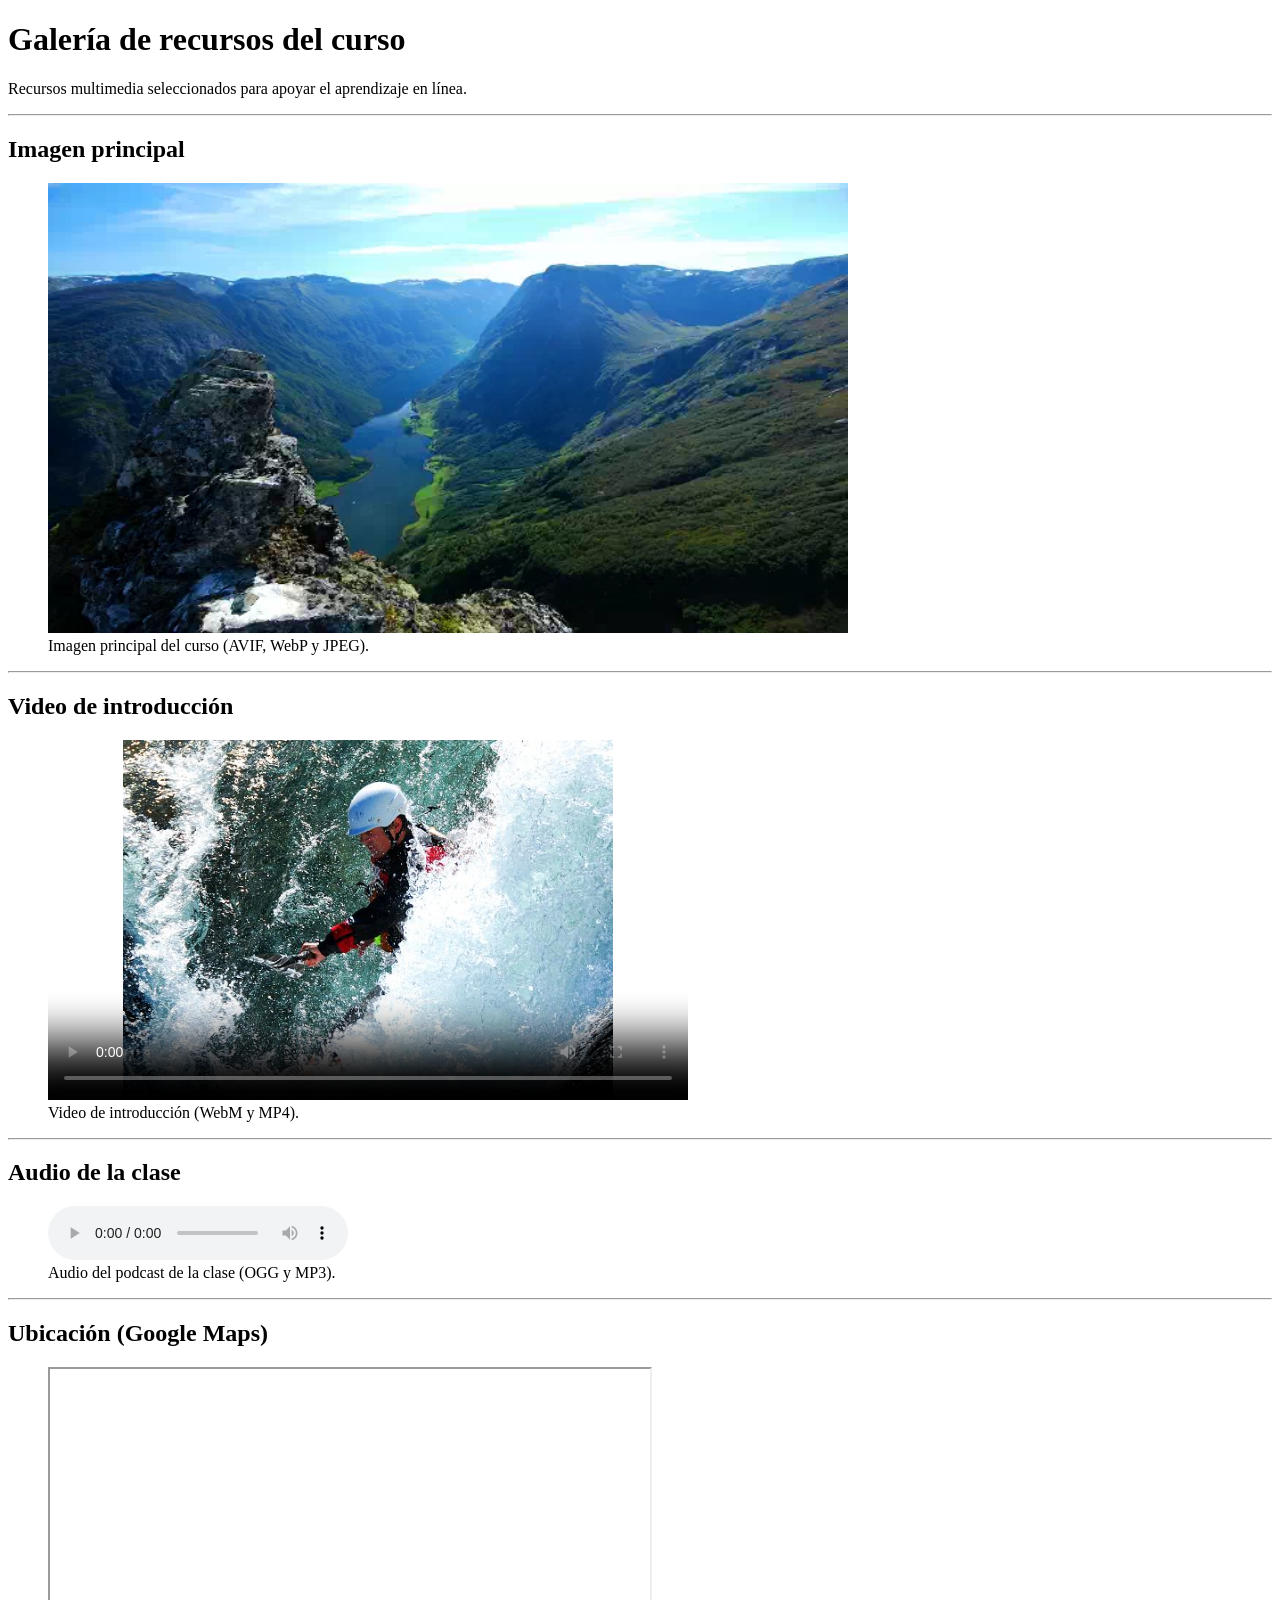
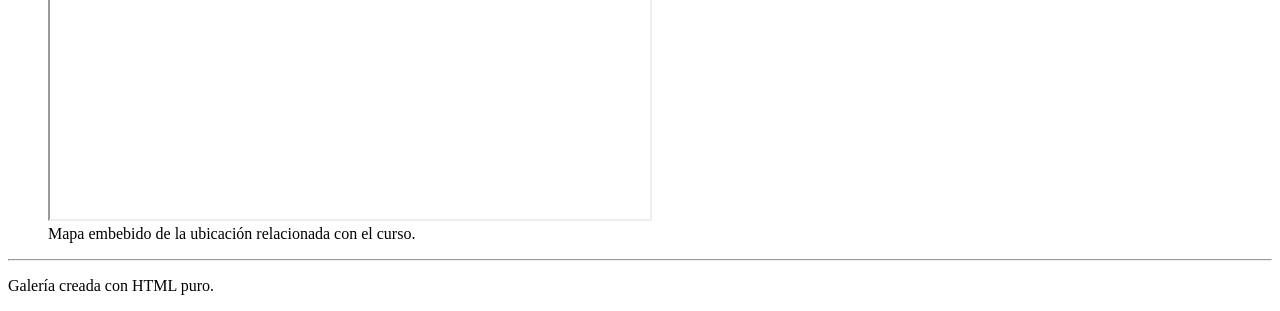
<file: Ejercicios/Clase05/Actividad03/index.html>
<!DOCTYPE html>
<html lang="es">
<head>
  <meta charset="UTF-8">
  <title>Galería de recursos del curso</title>
</head>
<body>
  <header>
    <h1>Galería de recursos del curso</h1>
    <p>Recursos multimedia seleccionados para apoyar el aprendizaje en línea.</p>
  </header>

  <hr>

  <main>
    <section>
      <h2>Imagen principal</h2>
      <figure>
        <picture>
          <source srcset="imagenes/curso-principal.webp" type="image/webp">
          <img src="imagenes/curso-principal.jpg" alt="Imagen principal del curso: portada con estudiantes y materiales educativos" title="Portada del curso - Recursos y materiales educativos" width="800" height="450">
        </picture>
        <figcaption>Imagen principal del curso (AVIF, WebP y JPEG).</figcaption>
      </figure>
    </section>

    <hr>

    <section>
      <h2>Video de introducción</h2>
      <figure>
        <video controls poster="imagenes/poster-video.jpg" width="640" height="360" title="Video de introducción al curso">
          <source src="https://interactive-examples.mdn.mozilla.net/media/cc0-videos/flower.webm" type="video/webm">
          <source src="https://interactive-examples.mdn.mozilla.net/media/cc0-videos/flower.mp4" type="video/mp4">
          Su navegador no puede reproducir este video. Descargue el archivo para verlo.
        </video>
        <figcaption>Video de introducción (WebM y MP4).</figcaption>
      </figure>
    </section>

    <hr>

    <section>
      <h2>Audio de la clase</h2>
      <figure>
        <audio controls preload="metadata" title="Podcast de la clase">
          <source src="https://upload.wikimedia.org/wikipedia/commons/c/c8/Example.ogg" type="audio/ogg">
          <source src="https://interactive-examples.mdn.mozilla.net/media/examples/t-rex-roar.mp3" type="audio/mpeg">
          Su navegador no puede reproducir este audio. Descargue el archivo para escucharlo.
        </audio>
        <figcaption>Audio del podcast de la clase (OGG y MP3).</figcaption>
      </figure>
    </section>

    <hr>

    <section>
      <h2>Ubicación (Google Maps)</h2>
      <figure>
        <iframe src="https://www.google.com/maps/embed?pb=!1m18!1m12!1m3!1d3153.019260789634!2d-122.08424968468118!3d37.421999779825135!2m3!1f0!2f0!3f0!3m2!1i1024!2i768!4f13.1!3m3!1m2!1s0x808fb0b5c8b4b4d1%3A0x2b2b8b0c0f4c4d1f!2sGoogleplex!5e0!3m2!1ses-419!2sus!4v1610000000000!5m2!1ses-419!2sus" width="600" height="450" title="Mapa del campus y sede del curso" loading="lazy" referrerpolicy="no-referrer-when-downgrade" allowfullscreen sandbox="allow-scripts allow-same-origin allow-popups allow-popups-to-escape-sandbox"></iframe>
        <figcaption>Mapa embebido de la ubicación relacionada con el curso.</figcaption>
      </figure>
    </section>

  </main>

  <hr>

  <footer>
    <p>Galería creada con HTML puro.</p>
  </footer>

</body>
</html>
</file>
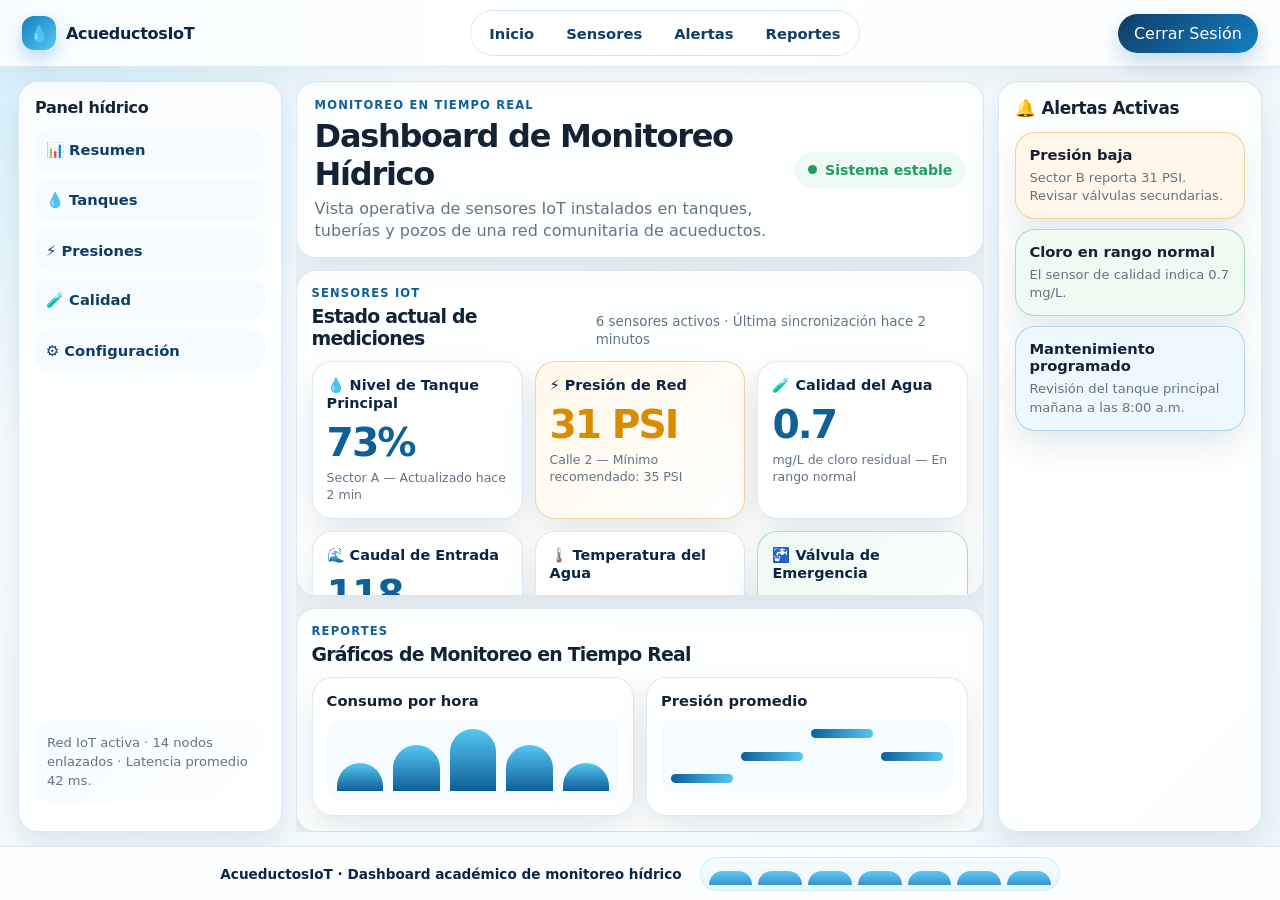
<file: Ejercicios/Clase07/Laboratorio/index.html>
<!DOCTYPE html>
<html lang="es">
<head>
  <meta charset="UTF-8">
  <meta name="viewport" content="width=device-width, initial-scale=1.0">
  <title>Dashboard de Monitoreo Hídrico | AcueductosIoT</title>
  <link rel="stylesheet" href="./styles.css">
  <style>
    /*
      Estilos embebidos de respaldo.
      Así el HTML conserva el diseño incluso si se abre directamente desde un ZIP
      o desde una ruta temporal donde el navegador no encuentre styles.css.
    */
    :root {
      --blue-900: #0b2545;
      --blue-800: #0f3d68;
      --blue-700: #0f5f99;
      --blue-600: #147ec1;
      --blue-100: #e8f6ff;
      --blue-050: #f5fbff;
      --aqua: #55c7f3;
      --green: #1f9d63;
      --yellow: #d98c00;
      --red: #ca4a38;
      --ink: #132235;
      --muted: #647386;
      --line: #d9e7f1;
      --card: #ffffff;
      --surface: #eef7fc;
      --shadow: 0 14px 34px rgba(9, 38, 73, 0.10);
      --radius-lg: 20px;
      --radius-md: 16px;
      --header-height: 64px;
      --footer-height: 54px;
    }

    * {
      box-sizing: border-box;
    }

    html {
      scroll-behavior: smooth;
    }

    body {
      min-height: 100vh;
      margin: 0;
      display: flex;
      flex-direction: column;
      overflow-x: hidden;
      font-family: Inter, ui-sans-serif, system-ui, -apple-system, BlinkMacSystemFont, "Segoe UI", sans-serif;
      color: var(--ink);
      background:
        radial-gradient(circle at top left, rgba(85, 199, 243, 0.24), transparent 28rem),
        linear-gradient(135deg, #f9fdff 0%, var(--surface) 100%);
    }

    a {
      color: inherit;
      text-decoration: none;
    }

    button,
    a {
      font: inherit;
    }

    .site-header {
      flex: 0 0 auto;
      min-height: var(--header-height);
      display: flex;
      align-items: center;
      background: rgba(255, 255, 255, 0.82);
      border-bottom: 1px solid rgba(217, 231, 241, 0.9);
      box-shadow: 0 10px 30px rgba(9, 38, 73, 0.06);
      backdrop-filter: blur(18px);
    }

    /*
      Ejercicio 1 — Navbar con Flexbox.
      justify-content: space-between reparte los tres bloques principales del nav:
      logo a la izquierda, enlaces al centro y botón al extremo derecho.
      align-items: center centra esos bloques verticalmente sobre el eje cruzado.
    */
    .navbar {
      width: min(1280px, 100%);
      min-height: var(--header-height);
      margin: 0 auto;
      padding: 10px 22px;
      display: flex;
      justify-content: space-between;
      align-items: center;
      gap: 18px;
    }

    .nav-logo {
      display: flex;
      align-items: center;
      gap: 10px;
      min-width: 190px;
      color: var(--blue-900);
      font-weight: 800;
      letter-spacing: -0.02em;
    }

    .logo-mark {
      width: 34px;
      height: 34px;
      display: flex;
      align-items: center;
      justify-content: center;
      border-radius: 12px;
      color: #ffffff;
      background: linear-gradient(135deg, var(--blue-600), var(--aqua));
      box-shadow: 0 8px 18px rgba(20, 126, 193, 0.28);
    }

    .nav-links {
      display: flex;
      align-items: center;
      justify-content: center;
      gap: 6px;
      margin: 0;
      padding: 5px;
      list-style: none;
      border: 1px solid var(--line);
      border-radius: 999px;
      background: rgba(255, 255, 255, 0.7);
    }

    .nav-links a {
      display: flex;
      align-items: center;
      min-height: 34px;
      padding: 7px 13px;
      border-radius: 999px;
      color: var(--blue-800);
      font-size: 0.92rem;
      font-weight: 700;
      transition: background 180ms ease, color 180ms ease, transform 180ms ease;
    }

    .nav-links a:hover,
    .nav-links a:focus-visible {
      color: #ffffff;
      background: var(--blue-700);
      transform: translateY(-1px);
    }

    .btn-logout {
      min-width: 130px;
      border: 0;
      border-radius: 999px;
      padding: 10px 16px;
      color: #ffffff;
      background: linear-gradient(135deg, var(--blue-800), var(--blue-600));
      box-shadow: 0 10px 22px rgba(15, 95, 153, 0.23);
      cursor: pointer;
      transition: transform 180ms ease, box-shadow 180ms ease;
    }

    .btn-logout:hover,
    .btn-logout:focus-visible {
      transform: translateY(-1px);
      box-shadow: 0 14px 28px rgba(15, 95, 153, 0.30);
    }

    /*
      Ejercicio 3 — Layout principal de tres columnas.
      flex: 1 / flex: 3 / flex: 1 divide el espacio libre en cinco porciones.
      No se usan width en píxeles para construir las columnas.
    */
    .dashboard-layout {
      flex: 1 1 auto;
      min-height: 0;
      display: flex;
      flex-direction: row;
      gap: 14px;
      width: min(1280px, 100%);
      margin: 0 auto;
      padding: 14px 18px;
    }

    .sidebar,
    .alert-panel,
    .hero-section,
    .sensor-section,
    .charts-section,
    .chart-card,
    .sensor-card,
    .alert {
      border: 1px solid rgba(217, 231, 241, 0.92);
      border-radius: var(--radius-lg);
      background: rgba(255, 255, 255, 0.88);
      box-shadow: var(--shadow);
    }

    .sidebar {
      flex: 1;
      min-width: 180px;
      display: flex;
      flex-direction: column;
      padding: 16px;
    }

    .sidebar-title {
      margin: 0 0 12px;
      font-size: 1rem;
      letter-spacing: -0.02em;
    }

    .sidebar-nav,
    .sidebar-nav ul {
      display: flex;
      flex-direction: column;
      min-height: 0;
    }

    .sidebar-nav ul {
      gap: 8px;
      margin: 0;
      padding: 0;
      list-style: none;
    }

    .sidebar-nav a {
      display: flex;
      align-items: center;
      min-height: 42px;
      padding: 9px 11px;
      border-radius: 14px;
      color: var(--blue-800);
      background: var(--blue-050);
      font-size: 0.92rem;
      font-weight: 700;
      transition: background 180ms ease, transform 180ms ease;
    }

    .sidebar-nav a:hover,
    .sidebar-nav a:focus-visible {
      background: var(--blue-100);
      transform: translateX(2px);
    }

    .sidebar-note {
      margin-top: auto;
      padding: 12px;
      border-radius: 15px;
      color: var(--muted);
      background: linear-gradient(135deg, var(--blue-050), #ffffff);
      font-size: 0.82rem;
      line-height: 1.45;
    }

    .main-content {
      flex: 3;
      min-width: 0;
      display: flex;
      flex-direction: column;
      gap: 12px;
    }

    .alert-panel {
      flex: 1;
      min-width: 190px;
      display: flex;
      flex-direction: column;
      gap: 10px;
      padding: 16px;
    }

    .alert-panel h2 {
      margin: 0 0 4px;
      font-size: 1.05rem;
      letter-spacing: -0.02em;
    }

    /*
      Respuestas de reflexión del Ejercicio 3:
      1. flex: 1 y flex-grow: 1 no son exactamente lo mismo. flex: 1 es shorthand
         y equivale normalmente a flex: 1 1 0%; flex-grow: 1 solo define crecimiento.
      2. Para que el sidebar nunca sea menor a 180px, se agrega min-width: 180px.
      3. Si main-content cambia de flex: 3 a flex: 5, toma más porciones del espacio
         disponible y las columnas laterales se ven proporcionalmente más angostas.
    */

    .hero-section {
      flex: 0 0 auto;
      display: flex;
      justify-content: space-between;
      align-items: center;
      gap: 16px;
      padding: 16px 18px;
    }

    .hero-section h1,
    .section-heading h2 {
      margin: 0;
      letter-spacing: -0.04em;
    }

    .hero-section h1 {
      font-size: clamp(1.55rem, 2.5vw, 2.25rem);
    }

    .hero-section p:last-child {
      max-width: 550px;
      margin: 5px 0 0;
      color: var(--muted);
      line-height: 1.35;
    }

    .hero-status {
      display: flex;
      align-items: center;
      gap: 8px;
      padding: 10px 13px;
      border-radius: 999px;
      color: var(--green);
      background: #edf9f2;
      font-size: 0.88rem;
      font-weight: 800;
      white-space: nowrap;
    }

    .pulse-dot {
      width: 9px;
      height: 9px;
      border-radius: 999px;
      background: var(--green);
      animation: pulse 1.4s ease-in-out infinite;
    }

    .eyebrow {
      margin: 0 0 5px;
      color: var(--blue-700);
      font-size: 0.72rem;
      font-weight: 850;
      letter-spacing: 0.10em;
      text-transform: uppercase;
    }

    .sensor-section,
    .charts-section {
      padding: 15px;
    }

    .sensor-section {
      flex: 1 1 auto;
      min-height: 0;
      display: flex;
      flex-direction: column;
    }

    .charts-section {
      flex: 0 0 auto;
    }

    .section-heading {
      display: flex;
      justify-content: space-between;
      align-items: flex-end;
      gap: 12px;
      margin-bottom: 12px;
    }

    .section-heading h2 {
      font-size: 1.18rem;
    }

    .section-summary {
      margin: 0;
      color: var(--muted);
      font-size: 0.84rem;
      line-height: 1.35;
    }

    /*
      Ejercicio 2 — Cuadrícula flexible de sensores.
      flex-wrap: wrap permite que las tarjetas salten a otra fila cuando no caben.
      gap crea separación real entre filas y columnas sin usar márgenes como hack.

      Diferencia solicitada:
      align-items alinea los elementos dentro de cada fila del contenedor flex.
      align-content distribuye el espacio entre las filas completas cuando hay wrap
      y existe espacio vertical sobrante en el contenedor.
    */
    .sensor-grid {
      display: flex;
      flex-wrap: wrap;
      align-items: stretch;
      align-content: flex-start;
      gap: 12px;
      min-height: 0;
    }

    .sensor-card {
      flex: 1 1 calc(33.333% - 12px);
      min-width: 150px;
      padding: 14px;
      transition: transform 180ms ease, box-shadow 180ms ease;
    }

    .sensor-card:hover {
      transform: translateY(-2px);
      box-shadow: 0 18px 36px rgba(9, 38, 73, 0.13);
    }

    .sensor-card h3 {
      margin: 0 0 8px;
      color: var(--blue-900);
      font-size: 0.9rem;
      line-height: 1.25;
    }

    .sensor-value {
      margin: 0;
      color: var(--blue-700);
      font-size: clamp(1.65rem, 3.2vw, 2.45rem);
      font-weight: 900;
      letter-spacing: -0.05em;
    }

    .sensor-label {
      margin: 5px 0 0;
      color: var(--muted);
      font-size: 0.78rem;
      line-height: 1.35;
    }

    .sensor-card-warning {
      border-color: rgba(217, 140, 0, 0.35);
      background: linear-gradient(135deg, #fff8ea, #ffffff);
    }

    .sensor-card-warning .sensor-value {
      color: var(--yellow);
    }

    .sensor-card-success {
      border-color: rgba(31, 157, 99, 0.32);
      background: linear-gradient(135deg, #effaf2, #ffffff);
    }

    .sensor-card-success .sensor-value {
      color: var(--green);
    }

    .chart-board {
      display: flex;
      flex-wrap: wrap;
      gap: 12px;
    }

    .chart-card {
      flex: 1 1 260px;
      padding: 14px;
    }

    .chart-card h3 {
      margin: 0 0 10px;
      font-size: 0.92rem;
    }

    .bar-group {
      min-height: 74px;
      display: flex;
      align-items: flex-end;
      justify-content: space-around;
      gap: 10px;
      padding: 10px;
      border-radius: 14px;
      background: var(--blue-050);
    }

    .bar {
      flex: 1;
      border-radius: 999px 999px 0 0;
      background: linear-gradient(180deg, var(--aqua), var(--blue-700));
      animation: water-rise 2.6s ease-in-out infinite;
    }

    .bar-small {
      min-height: 28px;
    }

    .bar-medium {
      min-height: 46px;
      animation-delay: 120ms;
    }

    .bar-large {
      min-height: 62px;
      animation-delay: 240ms;
    }

    .line-chart {
      min-height: 74px;
      display: flex;
      align-items: center;
      justify-content: space-between;
      gap: 8px;
      padding: 10px;
      border-radius: 14px;
      background: var(--blue-050);
    }

    .line-chart span {
      flex: 1;
      min-height: 9px;
      border-radius: 999px;
      background: linear-gradient(90deg, var(--blue-700), var(--aqua));
      animation: wave-line 2.5s ease-in-out infinite;
    }

    .line-chart span:nth-child(1) { align-self: flex-end; }
    .line-chart span:nth-child(2) { align-self: center; animation-delay: 100ms; }
    .line-chart span:nth-child(3) { align-self: flex-start; animation-delay: 200ms; }
    .line-chart span:nth-child(4) { align-self: center; animation-delay: 300ms; }

    .alert {
      padding: 13px;
    }

    .alert h3 {
      margin: 0 0 6px;
      font-size: 0.92rem;
    }

    .alert p {
      margin: 0;
      color: var(--muted);
      font-size: 0.82rem;
      line-height: 1.38;
    }

    .alert-warning {
      border-color: rgba(217, 140, 0, 0.35);
      background: #fff8ea;
    }

    .alert-success {
      border-color: rgba(31, 157, 99, 0.32);
      background: #effaf2;
    }

    .alert-info {
      border-color: rgba(20, 126, 193, 0.28);
      background: #eef8ff;
    }

    .site-footer {
      flex: 0 0 auto;
      min-height: var(--footer-height);
      display: flex;
      align-items: center;
      justify-content: center;
      gap: 18px;
      padding: 8px 18px;
      color: var(--blue-900);
      background: rgba(255, 255, 255, 0.88);
      border-top: 1px solid var(--line);
      overflow: hidden;
    }

    .site-footer p {
      margin: 0;
      font-size: 0.85rem;
      font-weight: 700;
      white-space: nowrap;
    }

    .water-strip {
      flex: 0 1 360px;
      min-width: 180px;
      height: 34px;
      display: flex;
      align-items: flex-end;
      gap: 6px;
      padding: 5px 8px;
      border-radius: 999px;
      background: linear-gradient(180deg, #f7fcff, var(--blue-100));
      border: 1px solid rgba(85, 199, 243, 0.25);
      overflow: hidden;
    }

    .water-strip span {
      flex: 1;
      min-width: 16px;
      height: 14px;
      border-radius: 999px 999px 8px 8px;
      background: linear-gradient(180deg, rgba(85, 199, 243, 0.95), rgba(20, 126, 193, 0.82));
      transform-origin: bottom;
      animation: float-water 2.2s ease-in-out infinite;
    }

    .water-strip span:nth-child(2) { animation-delay: 140ms; }
    .water-strip span:nth-child(3) { animation-delay: 280ms; }
    .water-strip span:nth-child(4) { animation-delay: 420ms; }
    .water-strip span:nth-child(5) { animation-delay: 560ms; }
    .water-strip span:nth-child(6) { animation-delay: 700ms; }
    .water-strip span:nth-child(7) { animation-delay: 840ms; }

    @keyframes pulse {
      0%, 100% { transform: scale(1); opacity: 0.75; }
      50% { transform: scale(1.7); opacity: 0.25; }
    }

    @keyframes water-rise {
      0%, 100% { transform: scaleY(0.88); }
      50% { transform: scaleY(1.05); }
    }

    @keyframes wave-line {
      0%, 100% { transform: translateY(0); }
      50% { transform: translateY(-5px); }
    }

    @keyframes float-water {
      0%, 100% { transform: translateY(5px) scaleY(0.72); }
      50% { transform: translateY(-4px) scaleY(1.18); }
    }

    @media (min-width: 769px) {
      html,
      body {
        height: 100%;
        overflow: hidden;
      }

      .dashboard-layout {
        height: calc(100vh - var(--header-height) - var(--footer-height));
        overflow: hidden;
      }

      .main-content,
      .sensor-section,
      .sidebar,
      .alert-panel {
        overflow: hidden;
      }
    }

    /*
      Ejercicio 4 — Responsive móvil.
      La media query cambia el eje principal del dashboard de fila a columna.
      min-height se usa en lugar de height: 100vh porque permite crecer si el contenido
      necesita más espacio. height: 100vh podría cortar o forzar overflow innecesario.
    */
    @media (max-width: 900px) and (min-width: 769px) {
      .navbar { padding-inline: 14px; }
      .nav-logo { min-width: 150px; }
      .nav-links a { padding-inline: 10px; font-size: 0.86rem; }
      .btn-logout { min-width: 112px; padding-inline: 12px; }
      .dashboard-layout { gap: 10px; padding: 10px; }
      .sidebar, .alert-panel { min-width: 160px; padding: 12px; }
      .sensor-card { min-width: 118px; padding: 10px; }
    }

    @media (max-width: 768px) {
      body {
        min-height: 100vh;
      }

      .navbar {
        flex-direction: column;
        align-items: stretch;
      }

      .nav-logo,
      .btn-logout {
        min-width: 0;
        justify-content: center;
      }

      .nav-links {
        flex-wrap: wrap;
        justify-content: center;
        border-radius: 18px;
      }

      .dashboard-layout {
        flex-direction: column;
      }

      .sidebar,
      .alert-panel {
        flex: none;
        width: 100%;
        min-height: auto;
        min-width: 0;
      }

      .sidebar-nav ul {
        flex-direction: row;
        flex-wrap: wrap;
      }

      .sidebar-nav li {
        flex: 1 1 150px;
      }

      .sidebar-note {
        margin-top: 12px;
      }

      .main-content {
        flex: 1;
      }

      .hero-section,
      .section-heading,
      .site-footer {
        flex-direction: column;
        align-items: flex-start;
      }

      .hero-status {
        align-self: flex-start;
      }

      .section-heading {
        align-items: flex-start;
      }

      .sensor-card,
      .chart-card {
        flex-basis: 100%;
      }

      .site-footer p {
        white-space: normal;
      }

      .water-strip {
        width: 100%;
        flex-basis: auto;
      }
    }
  </style>
</head>
<body>
  <header class="site-header">
    <nav class="navbar" aria-label="Navegación principal">
      <a class="nav-logo" href="#" aria-label="Inicio de AcueductosIoT">
        <span class="logo-mark" aria-hidden="true">💧</span>
        <span>AcueductosIoT</span>
      </a>

      <ul class="nav-links">
        <li><a href="#inicio">Inicio</a></li>
        <li><a href="#sensores">Sensores</a></li>
        <li><a href="#alertas">Alertas</a></li>
        <li><a href="#reportes">Reportes</a></li>
      </ul>

      <button class="btn-logout" type="button">Cerrar Sesión</button>
    </nav>
  </header>

  <div class="dashboard-layout" id="inicio">
    <aside class="sidebar" aria-label="Menú lateral del dashboard">
      <nav class="sidebar-nav" aria-label="Secciones de monitoreo">
        <h2 class="sidebar-title">Panel hídrico</h2>
        <ul>
          <li><a href="#resumen">📊 Resumen</a></li>
          <li><a href="#tanques">💧 Tanques</a></li>
          <li><a href="#presiones">⚡ Presiones</a></li>
          <li><a href="#calidad">🧪 Calidad</a></li>
          <li><a href="#configuracion">⚙️ Configuración</a></li>
        </ul>
      </nav>
      <p class="sidebar-note">Red IoT activa · 14 nodos enlazados · Latencia promedio 42 ms.</p>
    </aside>

    <main class="main-content">
      <section class="hero-section" aria-labelledby="dashboard-title">
        <div>
          <p class="eyebrow">Monitoreo en tiempo real</p>
          <h1 id="dashboard-title">Dashboard de Monitoreo Hídrico</h1>
          <p>
            Vista operativa de sensores IoT instalados en tanques, tuberías y pozos
            de una red comunitaria de acueductos.
          </p>
        </div>
        <div class="hero-status" aria-label="Sistema sincronizado">
          <span class="pulse-dot" aria-hidden="true"></span>
          Sistema estable
        </div>
      </section>

      <section class="sensor-section" id="sensores" aria-labelledby="sensor-title">
        <div class="section-heading">
          <div>
            <p class="eyebrow">Sensores IoT</p>
            <h2 id="sensor-title">Estado actual de mediciones</h2>
          </div>
          <p class="section-summary">6 sensores activos · Última sincronización hace 2 minutos</p>
        </div>

        <div class="sensor-grid">
          <article class="sensor-card">
            <h3>💧 Nivel de Tanque Principal</h3>
            <p class="sensor-value">73%</p>
            <p class="sensor-label">Sector A — Actualizado hace 2 min</p>
          </article>

          <article class="sensor-card sensor-card-warning">
            <h3>⚡ Presión de Red</h3>
            <p class="sensor-value">31 PSI</p>
            <p class="sensor-label">Calle 2 — Mínimo recomendado: 35 PSI</p>
          </article>

          <article class="sensor-card">
            <h3>🧪 Calidad del Agua</h3>
            <p class="sensor-value">0.7</p>
            <p class="sensor-label">mg/L de cloro residual — En rango normal</p>
          </article>

          <article class="sensor-card">
            <h3>🌊 Caudal de Entrada</h3>
            <p class="sensor-value">118</p>
            <p class="sensor-label">L/min · Naciente Sur — Flujo estable</p>
          </article>

          <article class="sensor-card">
            <h3>🌡️ Temperatura del Agua</h3>
            <p class="sensor-value">24.6 °C</p>
            <p class="sensor-label">Promedio de red — Sin variaciones críticas</p>
          </article>

          <article class="sensor-card sensor-card-success">
            <h3>🚰 Válvula de Emergencia</h3>
            <p class="sensor-value">Abierta</p>
            <p class="sensor-label">Sector B — Operación manual disponible</p>
          </article>
        </div>
      </section>

      <section class="charts-section" id="reportes" aria-labelledby="charts-title">
        <div class="section-heading">
          <div>
            <p class="eyebrow">Reportes</p>
            <h2 id="charts-title">Gráficos de Monitoreo en Tiempo Real</h2>
          </div>
        </div>

        <div class="chart-board" role="img" aria-label="Representación visual simulada de gráficos de sensores">
          <div class="chart-card">
            <h3>Consumo por hora</h3>
            <div class="bar-group" aria-hidden="true">
              <span class="bar bar-small"></span>
              <span class="bar bar-medium"></span>
              <span class="bar bar-large"></span>
              <span class="bar bar-medium"></span>
              <span class="bar bar-small"></span>
            </div>
          </div>

          <div class="chart-card">
            <h3>Presión promedio</h3>
            <div class="line-chart" aria-hidden="true">
              <span></span>
              <span></span>
              <span></span>
              <span></span>
            </div>
          </div>
        </div>
      </section>
    </main>

    <aside class="alert-panel" id="alertas" aria-labelledby="alert-title">
      <h2 id="alert-title">🔔 Alertas Activas</h2>

      <article class="alert alert-warning">
        <h3>Presión baja</h3>
        <p>Sector B reporta 31 PSI. Revisar válvulas secundarias.</p>
      </article>

      <article class="alert alert-success">
        <h3>Cloro en rango normal</h3>
        <p>El sensor de calidad indica 0.7 mg/L.</p>
      </article>

      <article class="alert alert-info">
        <h3>Mantenimiento programado</h3>
        <p>Revisión del tanque principal mañana a las 8:00 a.m.</p>
      </article>
    </aside>
  </div>

  <footer class="site-footer">
    <p>AcueductosIoT · Dashboard académico de monitoreo hídrico</p>
    <div class="water-strip" aria-hidden="true">
      <span></span>
      <span></span>
      <span></span>
      <span></span>
      <span></span>
      <span></span>
      <span></span>
    </div>
  </footer>
</body>
</html>
</file>
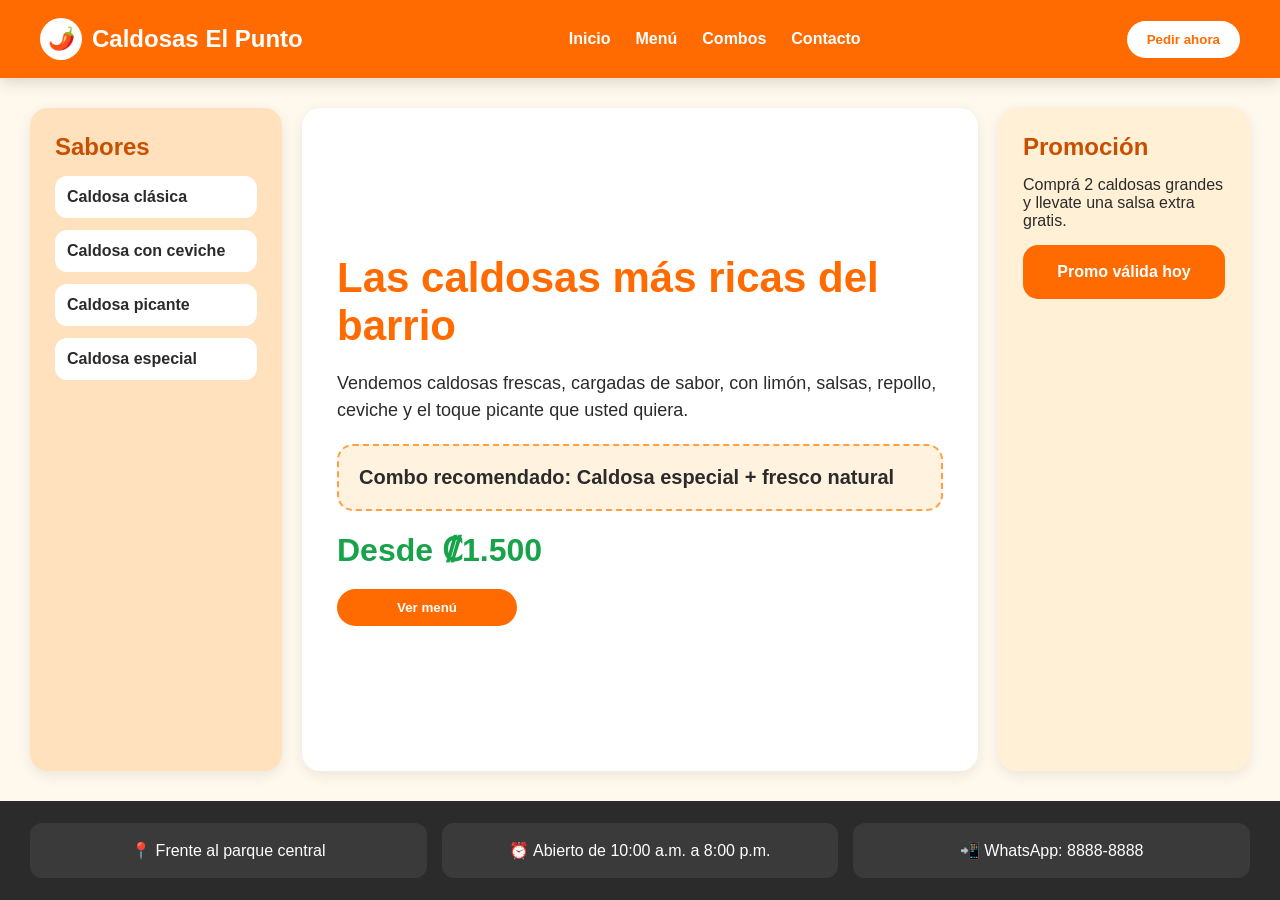
<file: Ejercicios/Clase07/Actividad Final/actividad_final_con_estilo.html>
<!DOCTYPE html>
<html lang="es">
<head>
  <meta charset="UTF-8" />
  <meta name="viewport" content="width=device-width, initial-scale=1.0" />
  <title>Caldosas El Punto</title>

  <style>
    * {
      box-sizing: border-box;
      margin: 0;
      padding: 0;
    }

    body {
      font-family: Arial, sans-serif;
      background: #fff8ec;
      color: #2b2b2b;
      min-height: 100vh;
      display: flex;
      flex-direction: column;
    }

    .navbar {
      background: #ff6b00;
      color: white;
      padding: 18px 40px;
      display: flex;
      justify-content: space-between;
      align-items: center;
      gap: 25px;
      box-shadow: 0 4px 15px rgba(0,0,0,0.15);
    }

    .logo {
      display: flex;
      align-items: center;
      gap: 10px;
      font-weight: bold;
      font-size: 24px;
    }

    .logo-icon {
      background: white;
      color: #ff6b00;
      width: 42px;
      height: 42px;
      border-radius: 50%;
      display: flex;
      align-items: center;
      justify-content: center;
      font-size: 22px;
    }

    .links {
      display: flex;
      gap: 25px;
    }

    .links a {
      color: white;
      text-decoration: none;
      font-weight: bold;
    }

    .cta {
      background: white;
      color: #ff6b00;
      border: none;
      padding: 11px 20px;
      border-radius: 25px;
      font-weight: bold;
      cursor: pointer;
    }

    .wrapper {
      flex: 1;
      display: flex;
      gap: 20px;
      padding: 30px;
    }

    .sidebar,
    .panel,
    .contenido {
      border-radius: 18px;
      box-shadow: 0 4px 14px rgba(0,0,0,0.08);
    }

    .sidebar {
      flex: 1;
      background: #ffe1bd;
      padding: 25px;
    }

    .sidebar h2,
    .panel h2 {
      margin-bottom: 15px;
      color: #c94f00;
    }

    .sidebar ul {
      list-style: none;
      display: flex;
      flex-direction: column;
      gap: 12px;
    }

    .sidebar li {
      background: white;
      padding: 12px;
      border-radius: 12px;
      font-weight: bold;
    }

    .contenido {
      flex: 3;
      background: white;
      padding: 35px;
      display: flex;
      flex-direction: column;
      justify-content: center;
      gap: 20px;
    }

    .contenido h1 {
      font-size: 42px;
      color: #ff6b00;
    }

    .contenido p {
      font-size: 18px;
      line-height: 1.5;
    }

    .producto {
      background: #fff3df;
      border: 2px dashed #ff9f43;
      padding: 20px;
      border-radius: 16px;
      font-size: 20px;
      font-weight: bold;
    }

    .precio {
      font-size: 32px;
      color: #16a34a;
      font-weight: bold;
    }

    .panel {
      flex: 1;
      background: #fff0d6;
      padding: 25px;
    }

    .panel .promo {
      background: #ff6b00;
      color: white;
      padding: 18px;
      border-radius: 15px;
      margin-top: 15px;
      font-weight: bold;
      text-align: center;
    }

    .footer {
      display: flex;
      gap: 15px;
      background: #2b2b2b;
      color: white;
      padding: 22px 30px;
    }

    .footer div {
      flex: 1;
      background: #3a3a3a;
      padding: 18px;
      text-align: center;
      border-radius: 12px;
    }

    @media (max-width: 800px) {
      .navbar,
      .wrapper,
      .footer {
        flex-direction: column;
      }

      .links {
        flex-wrap: wrap;
        justify-content: center;
      }

      .contenido h1 {
        font-size: 32px;
      }
    }
  </style>
</head>

<body>

  <nav class="navbar">
    <div class="logo">
      <div class="logo-icon">🌶️</div>
      Caldosas El Punto
    </div>

    <div class="links">
      <a href="#">Inicio</a>
      <a href="#">Menú</a>
      <a href="#">Combos</a>
      <a href="#">Contacto</a>
    </div>

    <button class="cta">Pedir ahora</button>
  </nav>

  <main class="wrapper">
    <aside class="sidebar">
      <h2>Sabores</h2>
      <ul>
        <li>Caldosa clásica</li>
        <li>Caldosa con ceviche</li>
        <li>Caldosa picante</li>
        <li>Caldosa especial</li>
      </ul>
    </aside>

    <section class="contenido">
      <h1>Las caldosas más ricas del barrio</h1>
      <p>
        Vendemos caldosas frescas, cargadas de sabor, con limón,
        salsas, repollo, ceviche y el toque picante que usted quiera.
      </p>

      <div class="producto">
        Combo recomendado: Caldosa especial + fresco natural
      </div>

      <div class="precio">
        Desde ₡1.500
      </div>

      <button class="cta" style="width: 180px; background:#ff6b00; color:white;">
        Ver menú
      </button>
    </section>

    <aside class="panel">
      <h2>Promoción</h2>
      <p>
        Comprá 2 caldosas grandes y llevate una salsa extra gratis.
      </p>

      <div class="promo">
        Promo válida hoy
      </div>
    </aside>
  </main>

  <footer class="footer">
    <div>📍 Frente al parque central</div>
    <div>⏰ Abierto de 10:00 a.m. a 8:00 p.m.</div>
    <div>📲 WhatsApp: 8888-8888</div>
  </footer>

</body>
</html>
</file>
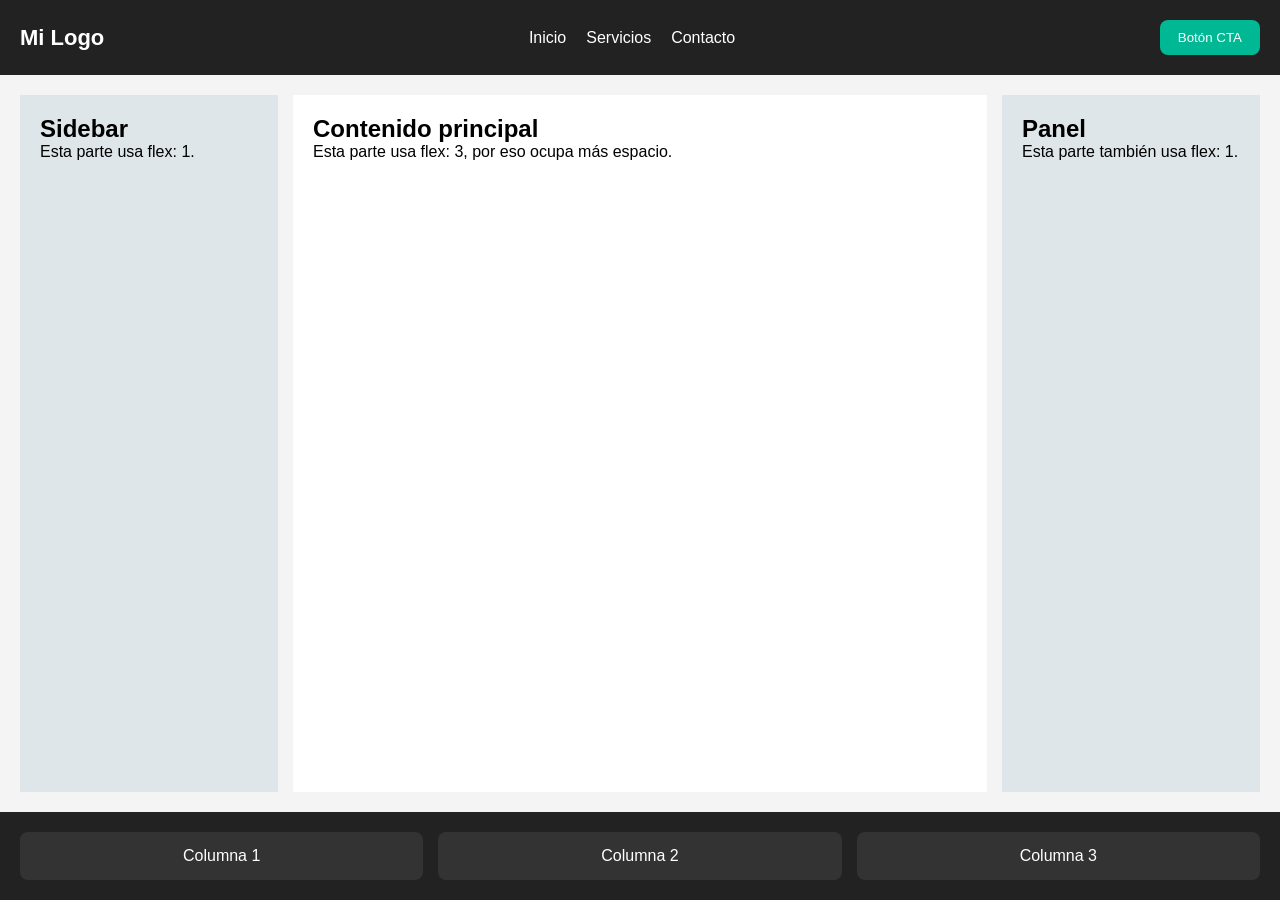
<file: Ejercicios/Clase07/Actividad Final/actividad_final_crudo.html>
<!DOCTYPE html>
<html lang="es">
<head>
  <meta charset="UTF-8" />
  <meta name="viewport" content="width=device-width, initial-scale=1.0" />
  <title>Layout Flexbox</title>

  <style>
    * {
      box-sizing: border-box;
      margin: 0;
      padding: 0;
    }

    body {
      font-family: Arial, sans-serif;
      background: #f4f4f4;
      min-height: 100vh;
      display: flex;
      flex-direction: column;
    }

    .navbar {
      background: #222;
      color: white;
      padding: 20px;
      display: flex;
      justify-content: space-between;
      align-items: center;
      gap: 20px;
    }

    .logo {
      font-weight: bold;
      font-size: 22px;
    }

    .links {
      display: flex;
      gap: 20px;
    }

    .links a {
      color: white;
      text-decoration: none;
    }

    .cta {
      background: #00b894;
      color: white;
      border: none;
      padding: 10px 18px;
      border-radius: 8px;
      cursor: pointer;
    }

    .wrapper {
      flex: 1;
      display: flex;
      gap: 15px;
      padding: 20px;
    }

    .sidebar {
      flex: 1;
      background: #dfe6e9;
      padding: 20px;
    }

    .contenido {
      flex: 3;
      background: white;
      padding: 20px;
    }

    .panel {
      flex: 1;
      background: #dfe6e9;
      padding: 20px;
    }

    .footer {
      display: flex;
      gap: 15px;
      background: #222;
      color: white;
      padding: 20px;
    }

    .footer div {
      flex: 1;
      background: #333;
      padding: 15px;
      text-align: center;
      border-radius: 8px;
    }
  </style>
</head>

<body>

  <nav class="navbar">
    <div class="logo">Mi Logo</div>

    <div class="links">
      <a href="#">Inicio</a>
      <a href="#">Servicios</a>
      <a href="#">Contacto</a>
    </div>

    <button class="cta">Botón CTA</button>
  </nav>

  <main class="wrapper">
    <aside class="sidebar">
      <h2>Sidebar</h2>
      <p>Esta parte usa flex: 1.</p>
    </aside>

    <section class="contenido">
      <h1>Contenido principal</h1>
      <p>Esta parte usa flex: 3, por eso ocupa más espacio.</p>
    </section>

    <aside class="panel">
      <h2>Panel</h2>
      <p>Esta parte también usa flex: 1.</p>
    </aside>
  </main>

  <footer class="footer">
    <div>Columna 1</div>
    <div>Columna 2</div>
    <div>Columna 3</div>
  </footer>

</body>
</html>
</file>
<file: Ejercicios/Clase07/Laboratorio/styles.css>
/*
      Estilos embebidos de respaldo.
      Así el HTML conserva el diseño incluso si se abre directamente desde un ZIP
      o desde una ruta temporal donde el navegador no encuentre styles.css.
    */
    :root {
      --blue-900: #0b2545;
      --blue-800: #0f3d68;
      --blue-700: #0f5f99;
      --blue-600: #147ec1;
      --blue-100: #e8f6ff;
      --blue-050: #f5fbff;
      --aqua: #55c7f3;
      --green: #1f9d63;
      --yellow: #d98c00;
      --red: #ca4a38;
      --ink: #132235;
      --muted: #647386;
      --line: #d9e7f1;
      --card: #ffffff;
      --surface: #eef7fc;
      --shadow: 0 14px 34px rgba(9, 38, 73, 0.10);
      --radius-lg: 20px;
      --radius-md: 16px;
      --header-height: 64px;
      --footer-height: 54px;
    }

    * {
      box-sizing: border-box;
    }

    html {
      scroll-behavior: smooth;
    }

    body {
      min-height: 100vh;
      margin: 0;
      display: flex;
      flex-direction: column;
      overflow-x: hidden;
      font-family: Inter, ui-sans-serif, system-ui, -apple-system, BlinkMacSystemFont, "Segoe UI", sans-serif;
      color: var(--ink);
      background:
        radial-gradient(circle at top left, rgba(85, 199, 243, 0.24), transparent 28rem),
        linear-gradient(135deg, #f9fdff 0%, var(--surface) 100%);
    }

    a {
      color: inherit;
      text-decoration: none;
    }

    button,
    a {
      font: inherit;
    }

    .site-header {
      flex: 0 0 auto;
      min-height: var(--header-height);
      display: flex;
      align-items: center;
      background: rgba(255, 255, 255, 0.82);
      border-bottom: 1px solid rgba(217, 231, 241, 0.9);
      box-shadow: 0 10px 30px rgba(9, 38, 73, 0.06);
      backdrop-filter: blur(18px);
    }

    /*
      Ejercicio 1 — Navbar con Flexbox.
      justify-content: space-between reparte los tres bloques principales del nav:
      logo a la izquierda, enlaces al centro y botón al extremo derecho.
      align-items: center centra esos bloques verticalmente sobre el eje cruzado.
    */
    .navbar {
      width: min(1280px, 100%);
      min-height: var(--header-height);
      margin: 0 auto;
      padding: 10px 22px;
      display: flex;
      justify-content: space-between;
      align-items: center;
      gap: 18px;
    }

    .nav-logo {
      display: flex;
      align-items: center;
      gap: 10px;
      min-width: 190px;
      color: var(--blue-900);
      font-weight: 800;
      letter-spacing: -0.02em;
    }

    .logo-mark {
      width: 34px;
      height: 34px;
      display: flex;
      align-items: center;
      justify-content: center;
      border-radius: 12px;
      color: #ffffff;
      background: linear-gradient(135deg, var(--blue-600), var(--aqua));
      box-shadow: 0 8px 18px rgba(20, 126, 193, 0.28);
    }

    .nav-links {
      display: flex;
      align-items: center;
      justify-content: center;
      gap: 6px;
      margin: 0;
      padding: 5px;
      list-style: none;
      border: 1px solid var(--line);
      border-radius: 999px;
      background: rgba(255, 255, 255, 0.7);
    }

    .nav-links a {
      display: flex;
      align-items: center;
      min-height: 34px;
      padding: 7px 13px;
      border-radius: 999px;
      color: var(--blue-800);
      font-size: 0.92rem;
      font-weight: 700;
      transition: background 180ms ease, color 180ms ease, transform 180ms ease;
    }

    .nav-links a:hover,
    .nav-links a:focus-visible {
      color: #ffffff;
      background: var(--blue-700);
      transform: translateY(-1px);
    }

    .btn-logout {
      min-width: 130px;
      border: 0;
      border-radius: 999px;
      padding: 10px 16px;
      color: #ffffff;
      background: linear-gradient(135deg, var(--blue-800), var(--blue-600));
      box-shadow: 0 10px 22px rgba(15, 95, 153, 0.23);
      cursor: pointer;
      transition: transform 180ms ease, box-shadow 180ms ease;
    }

    .btn-logout:hover,
    .btn-logout:focus-visible {
      transform: translateY(-1px);
      box-shadow: 0 14px 28px rgba(15, 95, 153, 0.30);
    }

    /*
      Ejercicio 3 — Layout principal de tres columnas.
      flex: 1 / flex: 3 / flex: 1 divide el espacio libre en cinco porciones.
      No se usan width en píxeles para construir las columnas.
    */
    .dashboard-layout {
      flex: 1 1 auto;
      min-height: 0;
      display: flex;
      flex-direction: row;
      gap: 14px;
      width: min(1280px, 100%);
      margin: 0 auto;
      padding: 14px 18px;
    }

    .sidebar,
    .alert-panel,
    .hero-section,
    .sensor-section,
    .charts-section,
    .chart-card,
    .sensor-card,
    .alert {
      border: 1px solid rgba(217, 231, 241, 0.92);
      border-radius: var(--radius-lg);
      background: rgba(255, 255, 255, 0.88);
      box-shadow: var(--shadow);
    }

    .sidebar {
      flex: 1;
      min-width: 180px;
      display: flex;
      flex-direction: column;
      padding: 16px;
    }

    .sidebar-title {
      margin: 0 0 12px;
      font-size: 1rem;
      letter-spacing: -0.02em;
    }

    .sidebar-nav,
    .sidebar-nav ul {
      display: flex;
      flex-direction: column;
      min-height: 0;
    }

    .sidebar-nav ul {
      gap: 8px;
      margin: 0;
      padding: 0;
      list-style: none;
    }

    .sidebar-nav a {
      display: flex;
      align-items: center;
      min-height: 42px;
      padding: 9px 11px;
      border-radius: 14px;
      color: var(--blue-800);
      background: var(--blue-050);
      font-size: 0.92rem;
      font-weight: 700;
      transition: background 180ms ease, transform 180ms ease;
    }

    .sidebar-nav a:hover,
    .sidebar-nav a:focus-visible {
      background: var(--blue-100);
      transform: translateX(2px);
    }

    .sidebar-note {
      margin-top: auto;
      padding: 12px;
      border-radius: 15px;
      color: var(--muted);
      background: linear-gradient(135deg, var(--blue-050), #ffffff);
      font-size: 0.82rem;
      line-height: 1.45;
    }

    .main-content {
      flex: 3;
      min-width: 0;
      display: flex;
      flex-direction: column;
      gap: 12px;
    }

    .alert-panel {
      flex: 1;
      min-width: 190px;
      display: flex;
      flex-direction: column;
      gap: 10px;
      padding: 16px;
    }

    .alert-panel h2 {
      margin: 0 0 4px;
      font-size: 1.05rem;
      letter-spacing: -0.02em;
    }

    /*
      Respuestas de reflexión del Ejercicio 3:
      1. flex: 1 y flex-grow: 1 no son exactamente lo mismo. flex: 1 es shorthand
         y equivale normalmente a flex: 1 1 0%; flex-grow: 1 solo define crecimiento.
      2. Para que el sidebar nunca sea menor a 180px, se agrega min-width: 180px.
      3. Si main-content cambia de flex: 3 a flex: 5, toma más porciones del espacio
         disponible y las columnas laterales se ven proporcionalmente más angostas.
    */

    .hero-section {
      flex: 0 0 auto;
      display: flex;
      justify-content: space-between;
      align-items: center;
      gap: 16px;
      padding: 16px 18px;
    }

    .hero-section h1,
    .section-heading h2 {
      margin: 0;
      letter-spacing: -0.04em;
    }

    .hero-section h1 {
      font-size: clamp(1.55rem, 2.5vw, 2.25rem);
    }

    .hero-section p:last-child {
      max-width: 550px;
      margin: 5px 0 0;
      color: var(--muted);
      line-height: 1.35;
    }

    .hero-status {
      display: flex;
      align-items: center;
      gap: 8px;
      padding: 10px 13px;
      border-radius: 999px;
      color: var(--green);
      background: #edf9f2;
      font-size: 0.88rem;
      font-weight: 800;
      white-space: nowrap;
    }

    .pulse-dot {
      width: 9px;
      height: 9px;
      border-radius: 999px;
      background: var(--green);
      animation: pulse 1.4s ease-in-out infinite;
    }

    .eyebrow {
      margin: 0 0 5px;
      color: var(--blue-700);
      font-size: 0.72rem;
      font-weight: 850;
      letter-spacing: 0.10em;
      text-transform: uppercase;
    }

    .sensor-section,
    .charts-section {
      padding: 15px;
    }

    .sensor-section {
      flex: 1 1 auto;
      min-height: 0;
      display: flex;
      flex-direction: column;
    }

    .charts-section {
      flex: 0 0 auto;
    }

    .section-heading {
      display: flex;
      justify-content: space-between;
      align-items: flex-end;
      gap: 12px;
      margin-bottom: 12px;
    }

    .section-heading h2 {
      font-size: 1.18rem;
    }

    .section-summary {
      margin: 0;
      color: var(--muted);
      font-size: 0.84rem;
      line-height: 1.35;
    }

    /*
      Ejercicio 2 — Cuadrícula flexible de sensores.
      flex-wrap: wrap permite que las tarjetas salten a otra fila cuando no caben.
      gap crea separación real entre filas y columnas sin usar márgenes como hack.

      Diferencia solicitada:
      align-items alinea los elementos dentro de cada fila del contenedor flex.
      align-content distribuye el espacio entre las filas completas cuando hay wrap
      y existe espacio vertical sobrante en el contenedor.
    */
    .sensor-grid {
      display: flex;
      flex-wrap: wrap;
      align-items: stretch;
      align-content: flex-start;
      gap: 12px;
      min-height: 0;
    }

    .sensor-card {
      flex: 1 1 calc(33.333% - 12px);
      min-width: 150px;
      padding: 14px;
      transition: transform 180ms ease, box-shadow 180ms ease;
    }

    .sensor-card:hover {
      transform: translateY(-2px);
      box-shadow: 0 18px 36px rgba(9, 38, 73, 0.13);
    }

    .sensor-card h3 {
      margin: 0 0 8px;
      color: var(--blue-900);
      font-size: 0.9rem;
      line-height: 1.25;
    }

    .sensor-value {
      margin: 0;
      color: var(--blue-700);
      font-size: clamp(1.65rem, 3.2vw, 2.45rem);
      font-weight: 900;
      letter-spacing: -0.05em;
    }

    .sensor-label {
      margin: 5px 0 0;
      color: var(--muted);
      font-size: 0.78rem;
      line-height: 1.35;
    }

    .sensor-card-warning {
      border-color: rgba(217, 140, 0, 0.35);
      background: linear-gradient(135deg, #fff8ea, #ffffff);
    }

    .sensor-card-warning .sensor-value {
      color: var(--yellow);
    }

    .sensor-card-success {
      border-color: rgba(31, 157, 99, 0.32);
      background: linear-gradient(135deg, #effaf2, #ffffff);
    }

    .sensor-card-success .sensor-value {
      color: var(--green);
    }

    .chart-board {
      display: flex;
      flex-wrap: wrap;
      gap: 12px;
    }

    .chart-card {
      flex: 1 1 260px;
      padding: 14px;
    }

    .chart-card h3 {
      margin: 0 0 10px;
      font-size: 0.92rem;
    }

    .bar-group {
      min-height: 74px;
      display: flex;
      align-items: flex-end;
      justify-content: space-around;
      gap: 10px;
      padding: 10px;
      border-radius: 14px;
      background: var(--blue-050);
    }

    .bar {
      flex: 1;
      border-radius: 999px 999px 0 0;
      background: linear-gradient(180deg, var(--aqua), var(--blue-700));
      animation: water-rise 2.6s ease-in-out infinite;
    }

    .bar-small {
      min-height: 28px;
    }

    .bar-medium {
      min-height: 46px;
      animation-delay: 120ms;
    }

    .bar-large {
      min-height: 62px;
      animation-delay: 240ms;
    }

    .line-chart {
      min-height: 74px;
      display: flex;
      align-items: center;
      justify-content: space-between;
      gap: 8px;
      padding: 10px;
      border-radius: 14px;
      background: var(--blue-050);
    }

    .line-chart span {
      flex: 1;
      min-height: 9px;
      border-radius: 999px;
      background: linear-gradient(90deg, var(--blue-700), var(--aqua));
      animation: wave-line 2.5s ease-in-out infinite;
    }

    .line-chart span:nth-child(1) { align-self: flex-end; }
    .line-chart span:nth-child(2) { align-self: center; animation-delay: 100ms; }
    .line-chart span:nth-child(3) { align-self: flex-start; animation-delay: 200ms; }
    .line-chart span:nth-child(4) { align-self: center; animation-delay: 300ms; }

    .alert {
      padding: 13px;
    }

    .alert h3 {
      margin: 0 0 6px;
      font-size: 0.92rem;
    }

    .alert p {
      margin: 0;
      color: var(--muted);
      font-size: 0.82rem;
      line-height: 1.38;
    }

    .alert-warning {
      border-color: rgba(217, 140, 0, 0.35);
      background: #fff8ea;
    }

    .alert-success {
      border-color: rgba(31, 157, 99, 0.32);
      background: #effaf2;
    }

    .alert-info {
      border-color: rgba(20, 126, 193, 0.28);
      background: #eef8ff;
    }

    .site-footer {
      flex: 0 0 auto;
      min-height: var(--footer-height);
      display: flex;
      align-items: center;
      justify-content: center;
      gap: 18px;
      padding: 8px 18px;
      color: var(--blue-900);
      background: rgba(255, 255, 255, 0.88);
      border-top: 1px solid var(--line);
      overflow: hidden;
    }

    .site-footer p {
      margin: 0;
      font-size: 0.85rem;
      font-weight: 700;
      white-space: nowrap;
    }

    .water-strip {
      flex: 0 1 360px;
      min-width: 180px;
      height: 34px;
      display: flex;
      align-items: flex-end;
      gap: 6px;
      padding: 5px 8px;
      border-radius: 999px;
      background: linear-gradient(180deg, #f7fcff, var(--blue-100));
      border: 1px solid rgba(85, 199, 243, 0.25);
      overflow: hidden;
    }

    .water-strip span {
      flex: 1;
      min-width: 16px;
      height: 14px;
      border-radius: 999px 999px 8px 8px;
      background: linear-gradient(180deg, rgba(85, 199, 243, 0.95), rgba(20, 126, 193, 0.82));
      transform-origin: bottom;
      animation: float-water 2.2s ease-in-out infinite;
    }

    .water-strip span:nth-child(2) { animation-delay: 140ms; }
    .water-strip span:nth-child(3) { animation-delay: 280ms; }
    .water-strip span:nth-child(4) { animation-delay: 420ms; }
    .water-strip span:nth-child(5) { animation-delay: 560ms; }
    .water-strip span:nth-child(6) { animation-delay: 700ms; }
    .water-strip span:nth-child(7) { animation-delay: 840ms; }

    @keyframes pulse {
      0%, 100% { transform: scale(1); opacity: 0.75; }
      50% { transform: scale(1.7); opacity: 0.25; }
    }

    @keyframes water-rise {
      0%, 100% { transform: scaleY(0.88); }
      50% { transform: scaleY(1.05); }
    }

    @keyframes wave-line {
      0%, 100% { transform: translateY(0); }
      50% { transform: translateY(-5px); }
    }

    @keyframes float-water {
      0%, 100% { transform: translateY(5px) scaleY(0.72); }
      50% { transform: translateY(-4px) scaleY(1.18); }
    }

    @media (min-width: 769px) {
      html,
      body {
        height: 100%;
        overflow: hidden;
      }

      .dashboard-layout {
        height: calc(100vh - var(--header-height) - var(--footer-height));
        overflow: hidden;
      }

      .main-content,
      .sensor-section,
      .sidebar,
      .alert-panel {
        overflow: hidden;
      }
    }

    /*
      Ejercicio 4 — Responsive móvil.
      La media query cambia el eje principal del dashboard de fila a columna.
      min-height se usa en lugar de height: 100vh porque permite crecer si el contenido
      necesita más espacio. height: 100vh podría cortar o forzar overflow innecesario.
    */
    @media (max-width: 900px) and (min-width: 769px) {
      .navbar { padding-inline: 14px; }
      .nav-logo { min-width: 150px; }
      .nav-links a { padding-inline: 10px; font-size: 0.86rem; }
      .btn-logout { min-width: 112px; padding-inline: 12px; }
      .dashboard-layout { gap: 10px; padding: 10px; }
      .sidebar, .alert-panel { min-width: 160px; padding: 12px; }
      .sensor-card { min-width: 118px; padding: 10px; }
    }

    @media (max-width: 768px) {
      body {
        min-height: 100vh;
      }

      .navbar {
        flex-direction: column;
        align-items: stretch;
      }

      .nav-logo,
      .btn-logout {
        min-width: 0;
        justify-content: center;
      }

      .nav-links {
        flex-wrap: wrap;
        justify-content: center;
        border-radius: 18px;
      }

      .dashboard-layout {
        flex-direction: column;
      }

      .sidebar,
      .alert-panel {
        flex: none;
        width: 100%;
        min-height: auto;
        min-width: 0;
      }

      .sidebar-nav ul {
        flex-direction: row;
        flex-wrap: wrap;
      }

      .sidebar-nav li {
        flex: 1 1 150px;
      }

      .sidebar-note {
        margin-top: 12px;
      }

      .main-content {
        flex: 1;
      }

      .hero-section,
      .section-heading,
      .site-footer {
        flex-direction: column;
        align-items: flex-start;
      }

      .hero-status {
        align-self: flex-start;
      }

      .section-heading {
        align-items: flex-start;
      }

      .sensor-card,
      .chart-card {
        flex-basis: 100%;
      }

      .site-footer p {
        white-space: normal;
      }

      .water-strip {
        width: 100%;
        flex-basis: auto;
      }
    }
</file>
